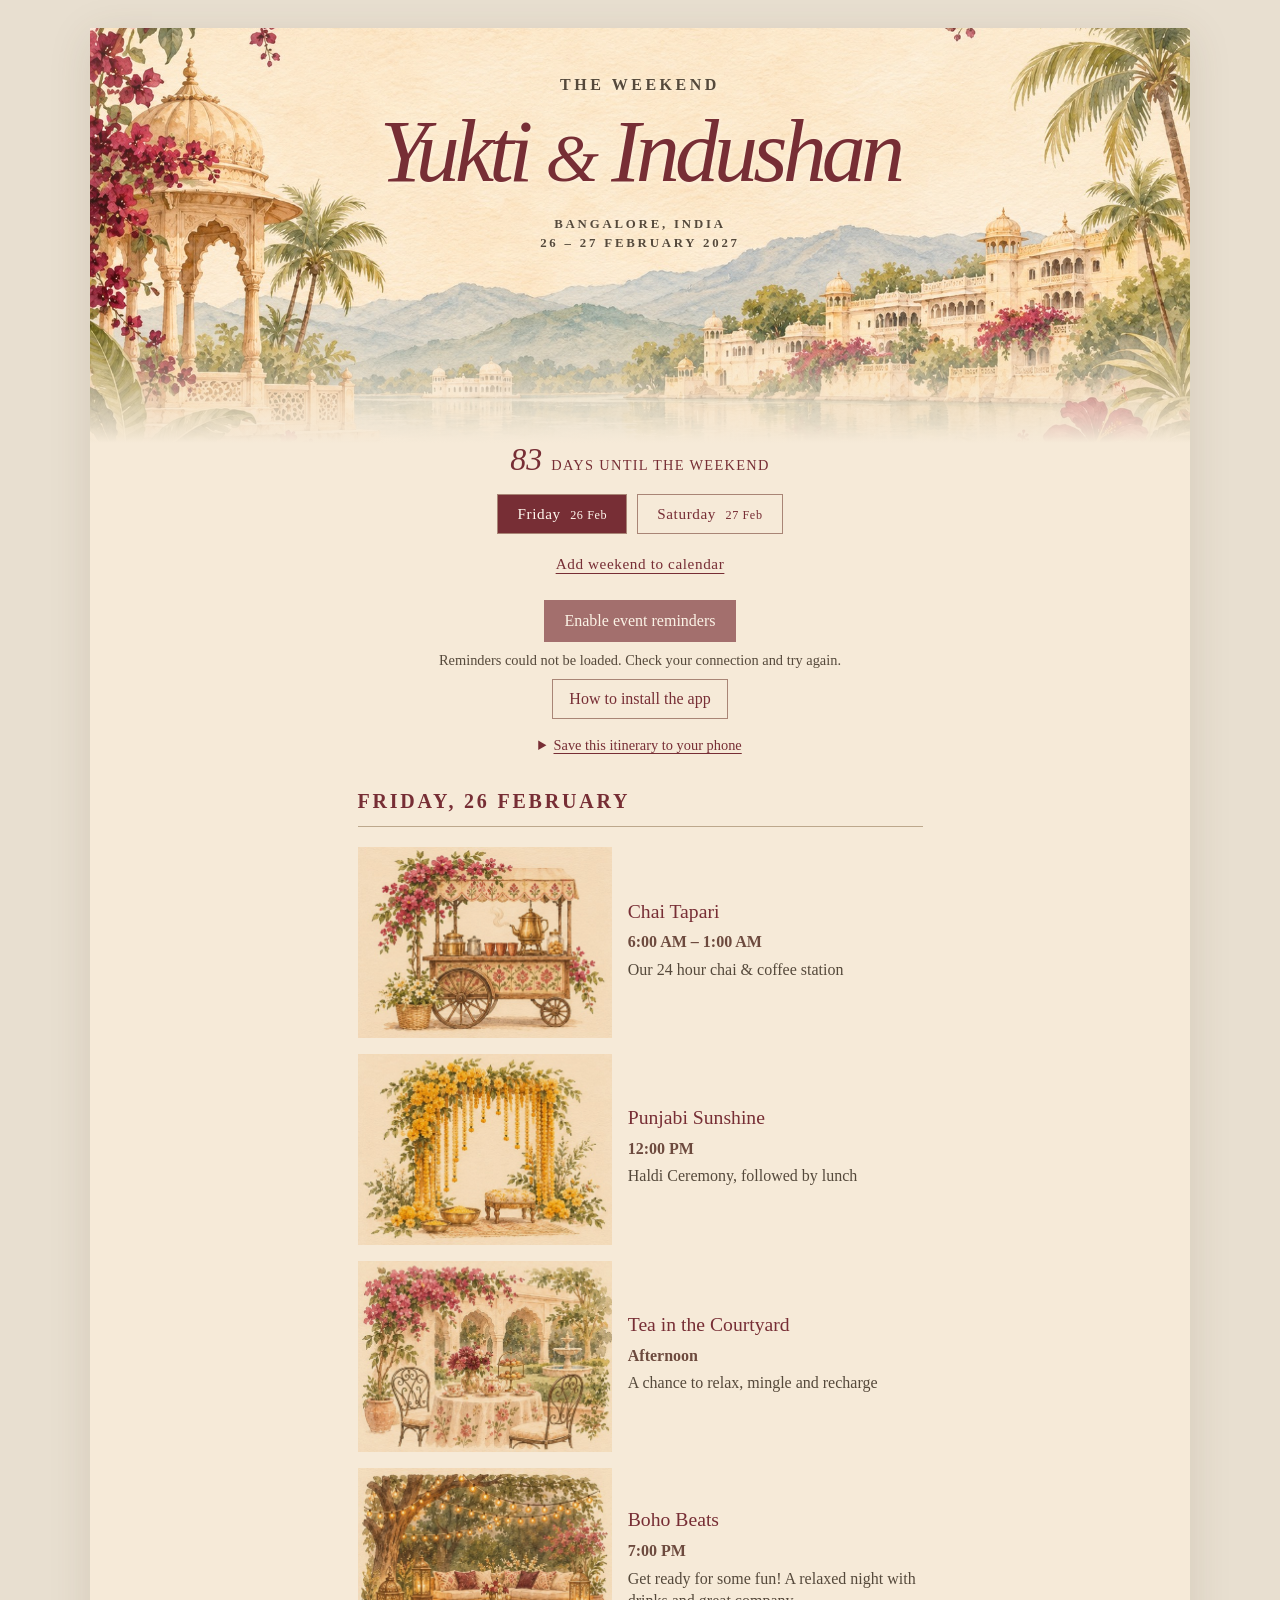
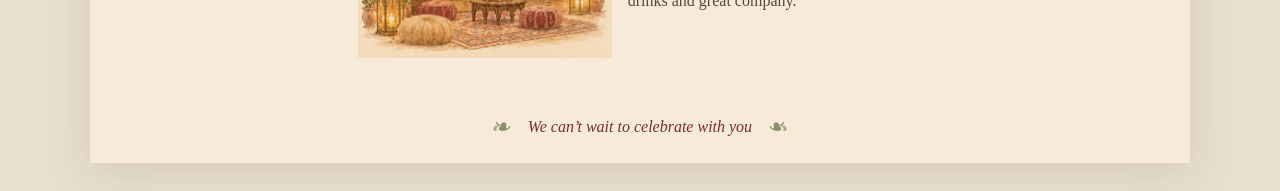
<file: index.html>
<!doctype html>
<html lang="en">
<head>
  <meta charset="utf-8">
  <meta name="viewport" content="width=device-width, initial-scale=1">
  <meta name="theme-color" content="#f4e8d5">
  <meta name="description" content="The wedding weekend itinerary for Yukti and Indushan in Bangalore, 26–27 February 2027.">
  <title>Friday | Yukti &amp; Indushan</title>
  <link rel="manifest" href="manifest.webmanifest">
  <link rel="apple-touch-icon" href="assets/apple-touch-icon.png">
  <meta name="apple-mobile-web-app-capable" content="yes">
  <meta name="apple-mobile-web-app-status-bar-style" content="default">
  <link rel="stylesheet" href="style.css?v=5">
  <link rel="stylesheet" href="vendor/add-to-homescreen/add-to-homescreen.min.css">
</head>
<body>
  <main class="invitation">
    <header class="hero">
      <div class="hero-copy">
        <p class="eyebrow">The Weekend</p>
        <h1>Yukti <span>&amp;</span> Indushan</h1>
        <p class="place">Bangalore, India</p>
        <p class="date">26 &ndash; 27 February 2027</p>
      </div>
    </header>
    <div class="weekend-tools">
      <div class="countdown" aria-live="polite"><span id="countdown-number">&mdash;</span><span id="countdown-label">days until the weekend</span></div>
      <nav class="day-nav" aria-label="Choose a day"><a href="index.html" aria-current="page">Friday <span>26 Feb</span></a><a href="saturday.html">Saturday <span>27 Feb</span></a></nav>
      <a class="calendar-link" href="wedding-weekend.ics" download>Add weekend to calendar</a>
      <div class="notification-area"><button class="notification-button" id="notification-button" disabled>Enable event reminders</button><p id="notification-status" role="status">Preparing reminders…</p></div>
      <div class="install-area"><button class="install-button guide-button" id="guide-button" hidden>How to install the app</button><button class="install-button" id="install-button" hidden>Install itinerary app</button><details class="install-help"><summary>Save this itinerary to your phone</summary><p>On iPhone: open this page in Safari, tap Share, then Add to Home Screen. On Android: use the install button when offered, or choose Add to Home screen from your browser menu.</p><p>Open the app once while connected to save the itinerary for offline use.</p></details></div>
    </div>
    <div class="schedule" aria-label="Wedding weekend itinerary">
      <section class="day" id="friday" aria-labelledby="friday-title">
        <h2 id="friday-title">Friday, 26 February</h2>
        <article class="event"><div class="art chai" aria-hidden="true"></div><div class="event-copy"><h3>Chai Tapari</h3><div class="event-details"><p class="time">6:00 AM &ndash; 1:00 AM</p><p>Our 24 hour chai &amp; coffee station</p></div></div></article>
        <article class="event"><div class="art haldi" aria-hidden="true"></div><div class="event-copy"><h3>Punjabi Sunshine</h3><div class="event-details"><p class="time">12:00 PM</p><p>Haldi Ceremony, followed by lunch</p></div></div></article>
        <article class="event"><div class="art tea" aria-hidden="true"></div><div class="event-copy"><h3>Tea in the Courtyard</h3><div class="event-details"><p class="time">Afternoon</p><p>A chance to relax, mingle and recharge</p></div></div></article>
        <article class="event"><div class="art boho" aria-hidden="true"></div><div class="event-copy"><h3>Boho Beats</h3><div class="event-details"><p class="time">7:00 PM</p><p>Get ready for some fun! A relaxed night with drinks and great company.</p></div></div></article>
      </section>
    </div>
    <footer><span aria-hidden="true">❧</span><p>We can’t wait to celebrate with you</p><span aria-hidden="true">❧</span></footer>
  </main>
  <script src="vendor/add-to-homescreen/add-to-homescreen_en.min.js" defer></script>
  <script src="script.js?v=4" defer></script>
  <script src="notifications.js?v=2" defer></script>
</body>
</html>
</file>
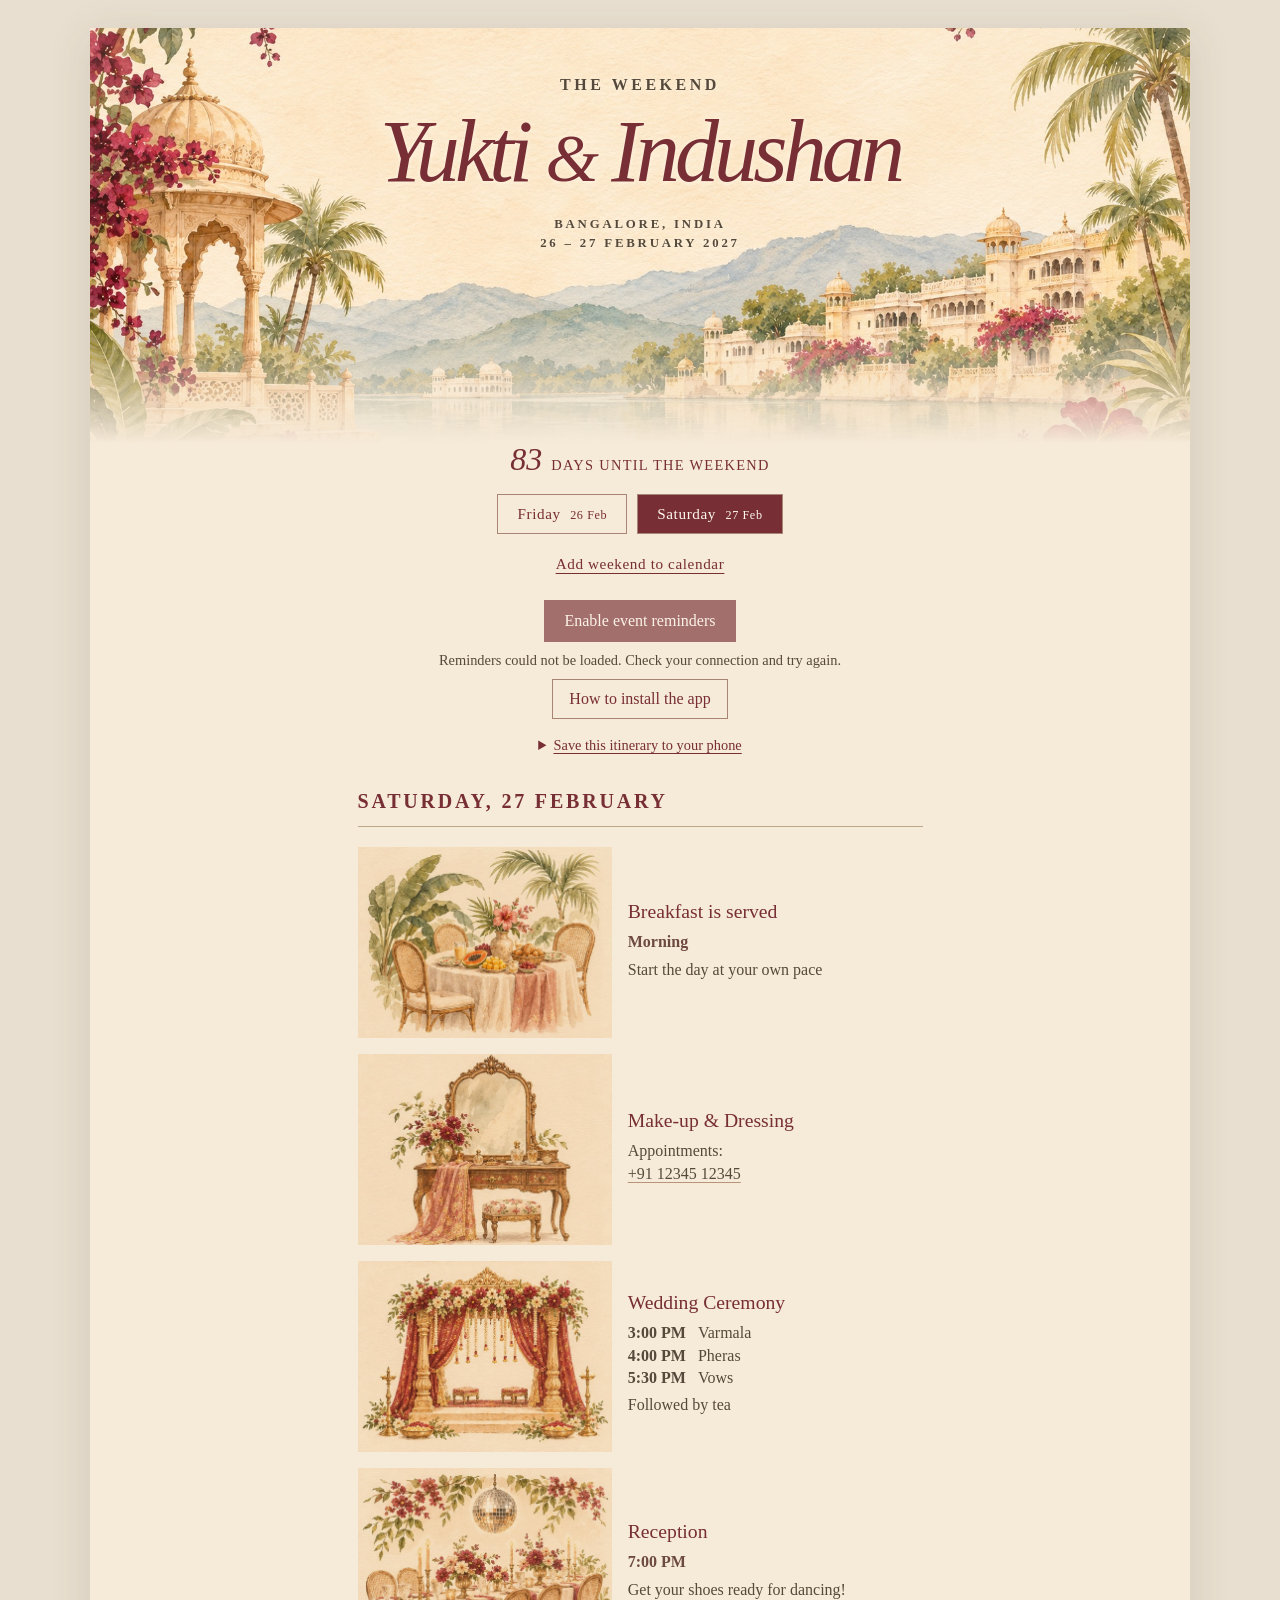
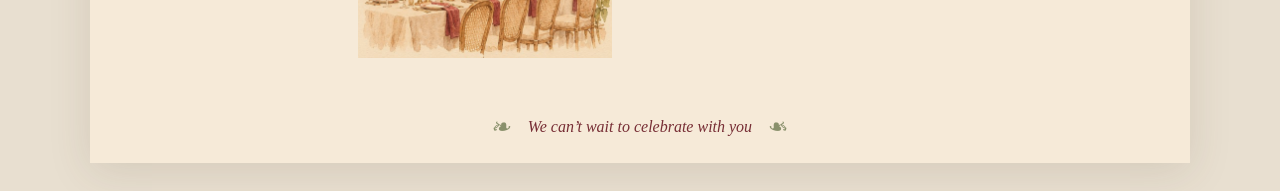
<file: saturday.html>
<!doctype html>
<html lang="en">
<head>
  <meta charset="utf-8">
  <meta name="viewport" content="width=device-width, initial-scale=1">
  <meta name="theme-color" content="#f4e8d5">
  <meta name="description" content="The wedding weekend itinerary for Yukti and Indushan in Bangalore, 26–27 February 2027.">
  <title>Saturday | Yukti &amp; Indushan</title>
  <link rel="manifest" href="manifest.webmanifest">
  <link rel="apple-touch-icon" href="assets/apple-touch-icon.png">
  <meta name="apple-mobile-web-app-capable" content="yes">
  <meta name="apple-mobile-web-app-status-bar-style" content="default">
  <link rel="stylesheet" href="style.css?v=5">
  <link rel="stylesheet" href="vendor/add-to-homescreen/add-to-homescreen.min.css">
</head>
<body>
  <main class="invitation">
    <header class="hero">
      <div class="hero-copy">
        <p class="eyebrow">The Weekend</p>
        <h1>Yukti <span>&amp;</span> Indushan</h1>
        <p class="place">Bangalore, India</p>
        <p class="date">26 &ndash; 27 February 2027</p>
      </div>
    </header>
    <div class="weekend-tools">
      <div class="countdown" aria-live="polite"><span id="countdown-number">&mdash;</span><span id="countdown-label">days until the weekend</span></div>
      <nav class="day-nav" aria-label="Choose a day"><a href="index.html">Friday <span>26 Feb</span></a><a href="saturday.html" aria-current="page">Saturday <span>27 Feb</span></a></nav>
      <a class="calendar-link" href="wedding-weekend.ics" download>Add weekend to calendar</a>
      <div class="notification-area"><button class="notification-button" id="notification-button" disabled>Enable event reminders</button><p id="notification-status" role="status">Preparing reminders…</p></div>
      <div class="install-area"><button class="install-button guide-button" id="guide-button" hidden>How to install the app</button><button class="install-button" id="install-button" hidden>Install itinerary app</button><details class="install-help"><summary>Save this itinerary to your phone</summary><p>On iPhone: open this page in Safari, tap Share, then Add to Home Screen. On Android: use the install button when offered, or choose Add to Home screen from your browser menu.</p><p>Open the app once while connected to save the itinerary for offline use.</p></details></div>
    </div>
    <div class="schedule" aria-label="Wedding weekend itinerary">
      <section class="day" id="saturday" aria-labelledby="saturday-title">
        <h2 id="saturday-title">Saturday, 27 February</h2>
        <article class="event"><div class="art breakfast" aria-hidden="true"></div><div class="event-copy"><h3>Breakfast is served</h3><div class="event-details"><p class="time">Morning</p><p>Start the day at your own pace</p></div></div></article>
        <article class="event"><div class="art makeup" aria-hidden="true"></div><div class="event-copy"><h3>Make-up &amp; Dressing</h3><div class="event-details"><p>Appointments:<br><a href="tel:+911234512345">+91 12345 12345</a></p></div></div></article>
        <article class="event"><div class="art ceremony" aria-hidden="true"></div><div class="event-copy"><h3>Wedding Ceremony</h3><div class="event-details"><dl class="times"><div><dt>3:00 PM</dt><dd>Varmala</dd></div><div><dt>4:00 PM</dt><dd>Pheras</dd></div><div><dt>5:30 PM</dt><dd>Vows</dd></div></dl><p>Followed by tea</p></div></div></article>
        <article class="event"><div class="art reception" aria-hidden="true"></div><div class="event-copy"><h3>Reception</h3><div class="event-details"><p class="time">7:00 PM</p><p>Get your shoes ready for dancing!</p></div></div></article>
      </section>
    </div>
    <footer><span aria-hidden="true">❧</span><p>We can’t wait to celebrate with you</p><span aria-hidden="true">❧</span></footer>
  </main>
  <script src="vendor/add-to-homescreen/add-to-homescreen_en.min.js" defer></script>
  <script src="script.js?v=4" defer></script>
  <script src="notifications.js?v=2" defer></script>
</body>
</html>
</file>
<file: style.css>
:root{color-scheme:light;--paper:#f6ead8;--ink:#55493b;--wine:#772e35;--line:#bda88c}*{box-sizing:border-box}html{background:#e8dfd0}body{margin:0;color:var(--ink);font-family:Georgia,'Times New Roman',serif}.invitation{max-width:1100px;margin:28px auto;background:var(--paper);box-shadow:0 8px 40px #51402a22;overflow:hidden}.hero{min-height:415px;display:flex;align-items:flex-start;justify-content:center;text-align:center;background:linear-gradient(to bottom,rgba(250,239,220,.18),rgba(246,234,216,.02) 70%,var(--paper)),url('assets/lakeside-watercolor.jpg') center 56% / cover no-repeat}.hero-copy{padding:48px 16px 0;text-shadow:0 1px 5px #fff5e4}.eyebrow,.place,.date{text-transform:uppercase;letter-spacing:.22em;font-weight:600}.eyebrow{font-size:1rem;margin:0 0 10px}.hero h1{font-size:clamp(3.1rem,7vw,5.5rem);font-weight:400;font-style:italic;letter-spacing:-.055em;line-height:1.1;color:var(--wine);margin:0 0 14px}.hero h1 span{font-size:.78em;font-weight:400}.place,.date{font-size:.8rem;line-height:1.5;margin:0}.schedule{display:grid;grid-template-columns:1fr 1fr;padding:0 5.5% 25px}.day{padding:0 27px}.day+ .day{border-left:1px solid var(--line)}h2{font-size:clamp(1rem,1.8vw,1.25rem);letter-spacing:.14em;text-transform:uppercase;color:var(--wine);border-bottom:1px solid var(--line);padding:0 0 13px;margin:0 0 12px}.event{display:grid;grid-template-columns:45% 1fr;align-items:center;gap:16px;min-height:190px;padding:8px 0}.art{width:100%;aspect-ratio:4/3;background-image:url('assets/event-watercolors.jpg');background-size:200% 400%;background-repeat:no-repeat;mix-blend-mode:multiply}.chai{background-position:0 0}.breakfast{background-position:100% 0}.haldi{background-position:0 33.333%}.makeup{background-position:100% 33.333%}.tea{background-position:0 66.666%}.ceremony{background-position:100% 66.666%}.boho{background-position:0 100%}.reception{background-position:100% 100%}h3{font-size:1.23rem;font-weight:400;line-height:1.2;color:var(--wine);margin:0 0 8px}.event p,.times{font-size:1rem;line-height:1.4;margin:0 0 5px}.time{font-weight:bold;color:#6d4a3e}.times div{display:flex;gap:12px}.times dt{font-weight:bold;white-space:nowrap}.times dd{margin:0}a{color:inherit;text-decoration-color:#b89579;text-underline-offset:3px}footer{display:flex;align-items:center;justify-content:center;gap:18px;padding:22px;text-align:center;color:var(--wine);font-style:italic}footer p{margin:0}footer span{font-size:1.5rem;color:#89906b}footer span:last-child{transform:scaleX(-1)}@media(max-width:700px){.invitation{margin:0;box-shadow:none}.hero{min-height:330px;background-position:center 55%}.hero-copy{padding-top:45px}.hero h1{font-size:clamp(2.8rem,10vw,4.5rem)}.schedule{display:block;padding:0 6% 10px}.day{padding:0}.day+.day{border:0;margin-top:25px}.event{min-height:155px;gap:14px;grid-template-columns:minmax(115px,42%) 1fr}.art{max-width:210px}h2{font-size:1rem}.event p,.times{font-size:1rem}}@media(max-width:360px){.hero{min-height:285px}.event{grid-template-columns:40% 1fr;gap:10px}h3{font-size:1.1rem}.times div{gap:7px}}

html{scroll-behavior:smooth}.weekend-tools{text-align:center;padding:0 20px 34px}.countdown{display:flex;align-items:baseline;justify-content:center;gap:9px;color:var(--wine);margin:0 0 19px}.countdown #countdown-number{font-size:2rem;font-style:italic;line-height:1}.countdown #countdown-label{font-size:.9rem;letter-spacing:.09em;text-transform:uppercase}.day-nav{display:flex;justify-content:center;gap:10px;flex-wrap:wrap}.day-nav a,.calendar-link{display:inline-block;border:1px solid #a98576;color:var(--wine);padding:10px 19px;text-decoration:none;letter-spacing:.04em;font-size:.95rem;transition:background-color .2s,color .2s}.day-nav a:hover,.day-nav a:focus-visible,.calendar-link:hover,.calendar-link:focus-visible{background:var(--wine);color:#fff8ee}.day-nav a span{font-size:.8em;margin-left:5px}.calendar-link{margin-top:10px;border-color:transparent;text-decoration:underline;text-underline-offset:4px}.day{scroll-margin-top:20px}.event-details{padding-top:0}@media(max-width:700px){.weekend-tools{padding-bottom:28px}.countdown #countdown-label{font-size:.75rem}h3{font-size:1.15rem}}

/* Each day has its own page; keep the schedule comfortably readable on wide screens. */
.schedule{display:block;max-width:740px;margin-inline:auto}.day-nav a[aria-current="page"]{background:var(--wine);color:#fff8ee}.day-nav a[aria-current="page"]:hover{background:#59232a}
.install-area{margin:4px auto 0;max-width:440px}.install-button{font:inherit;color:var(--wine);background:transparent;border:1px solid #a98576;padding:10px 16px;cursor:pointer}.install-button:hover,.install-button:focus-visible{background:var(--wine);color:#fff8ee}.install-help{margin:12px auto 0;font-size:.9rem;line-height:1.5}.install-help summary{color:var(--wine);cursor:pointer;text-decoration:underline;text-underline-offset:3px}.install-help p{margin:10px 0 0}
.guide-button{margin:4px}.install-button[hidden]{display:none}

.notification-area{margin:16px auto 0;max-width:440px}.notification-button{font:inherit;color:#fff8ee;background:var(--wine);border:1px solid var(--wine);padding:11px 19px;cursor:pointer}.notification-button:disabled{opacity:.65;cursor:default}.notification-button:focus-visible{outline:2px solid var(--wine);outline-offset:3px}#notification-status{font-size:.9rem;line-height:1.45;margin:8px auto 0}
</file>
<file: vendor/add-to-homescreen/add-to-homescreen.min.css>
@import url(https://fonts.googleapis.com/css2?family=Roboto:wght@400;500;700&display=swap);
.adhs-container {
  display: block;
  position: fixed;
  top: 0;
  left: 0;
  width: 100vw;
  height: 100vh;
  background-color: rgba(0, 0, 0, 0);
  z-index: 999999;
  opacity: 0;
  transition: opacity 0.3s ease-in-out, background-color 0.3s ease-in-out;
  font-family: "Roboto", sans-serif;
  color: #212121;
  backdrop-filter: blur(5px);
  -webkit-backdrop-filter: blur(5px);
}

.adhs-container.visible {
  background-color: rgba(0, 0, 0, 0.9);
  opacity: 1;
}

.adhs-container .adhs-modal {
  background-color: #f5f5f5;
  border-radius: 7px;
  box-shadow: 0 2px 10px rgba(0, 0, 0, 0.2);
  left: 50%;
  margin: auto;
  max-width: 400px;
  padding: 49px 19px 32px 19px;
  position: absolute;
  transition: opacity 0.3s ease-in-out;
  display: flex;
  flex-direction: column;
  line-height: normal;
  top: 40%;
  transform: translateY(-50%) translateX(-50%);
  width: 90%;
}

@keyframes adhs-bounce-modal {
  0%,
  20%,
  50%,
  80%,
  100% {
    transform: translateY(-50%) translateX(-50%);
  }

  40% {
    transform: translateY(-40%) translateX(-50%);
  }

  60% {
    transform: translateY(-55%) translateX(-50%);
  }
}

.adhs-container.visible .adhs-modal {
  opacity: 1;
  animation: adhs-bounce-modal 0.5s;
}

.adhs-container .adhs-logo {
  position: absolute;
  left: 0;
  right: 0;
  margin: auto;
  height: 80px;
  width: 80px;
  top: -45px;
  z-index: 1000000;
}

.adhs-container .adhs-logo img {
  width: 80px;
  height: 80px;
  border-radius: 12px;
}

.adhs-container .adhs-modal .adhs-title {
  font-size: 27px;
  font-weight: 700;
  padding: 0px 0px 18px 0px;
  text-align: justify;
  word-spacing: -0.1em;
}

.adhs-container .adhs-modal .adhs-error-title {
  font-size: 24px;
  font-weight: 700;
  margin: 5px 10px 15px 10px;
  text-align: justify;
}

.adhs-container .adhs-modal .adhs-error-body {
  font-size: 20px;
  margin: 0px 10px 20px 10px;
  text-align: justify;
}

.adhs-container .adhs-modal .adhs-error-copy-link-button {
  background-color: white;
  border: 1px solid;
  border-radius: 4px;
  font-size: 19px;
  padding: 5px;
}

.adhs-container .adhs-modal .adhs-list {
  display: flex;
  flex-direction: column;
}

.adhs-container .adhs-modal .adhs-list .adhs-emphasis {
  font-weight: 700;
  font-size: 20px;
}

.adhs-container .adhs-modal .adhs-list .adhs-your-app-icon {
  height: 40px;
  margin: 0px 5px -13px 5px;
  border-radius: 6px;
}

.adhs-container .adhs-modal .adhs-list .adhs-list-item {
  display: flex;
  flex-direction: row;
  align-items: start;
  justify-content: flex-start;
  margin: 0px 0px 10px 0px;
}

.adhs-container .adhs-modal .adhs-list .adhs-list-item .adhs-number-container {
  flex-direction: column;
  display: flex;
  /* margin: 0px 5px 0px 0px; */
}

.adhs-container.adhs-desktop
  .adhs-modal
  .adhs-list
  .adhs-list-item
  .adhs-number-container {
  margin: 0px 5px 0px 0px;
}

.adhs-container.adhs-mobile
  .adhs-modal
  .adhs-list
  .adhs-list-item
  .adhs-number-container {
  margin: 5px 5px 0px 0px;
}

.adhs-container .adhs-modal .adhs-list .adhs-list-item .adhs-circle {
  font-size: 30px;
  height: 32px;
  width: 32px;
  border-radius: 100px;
  background-color: #000000;
}

.adhs-container .adhs-modal .adhs-list .adhs-list-item .adhs-number {
  padding: 6px 0px 0px 11px;
  color: white;
  font-size: 17px;
  font-weight: 100;
}

[dir="rtl"]
  .adhs-container
  .adhs-modal
  .adhs-list
  .adhs-list-item
  .adhs-number {
  padding: 6px 11px 0px 11px;
}

.adhs-container .adhs-modal .adhs-list .adhs-list-item .adhs-instruction {
  font-size: 19px;
  line-height: 27px;
  padding: 0px 5px 0px 5px;
  /* text-align: justify; */
}

.adhs-container.adhs-mobile
  .adhs-modal
  .adhs-list
  .adhs-list-item
  .adhs-instruction:has(.adhs-list-button) {
  padding-top: 5px;
}

.adhs-container .adhs-modal .adhs-list .adhs-list-item .adhs-list-button {
  display: inline-block;
  /* border: 0.5px solid lightgrey; */
  border-radius: 4px;
  box-shadow: 1px 1px 2px gray;
  margin-right: 3px;
  padding: 2px 8px;
  white-space: nowrap;
}

.adhs-container
  .adhs-modal
  .adhs-list
  .adhs-list-item
  .adhs-list-button:has(.adhs-list-button-image-only) {
  display: inline-block;
  padding: 1px 8px;
}

.adhs-container
  .adhs-modal
  .adhs-list
  .adhs-list-item
  .adhs-list-button
  .adhs-list-button-text {
  display: inline;
  font-size: 16px;
  position: relative;
  top: -1px;
}

.adhs-container
  .adhs-modal
  .adhs-list
  .adhs-list-item
  .adhs-list-button
  .adhs-list-button-image-only {
  display: inline;
  position: relative;
  left: 0px;
  top: 3px;
}

.adhs-container
  .adhs-modal
  .adhs-list
  .adhs-list-item
  .adhs-list-button
  .adhs-list-button-image-left {
  display: inline;
  position: relative;
  margin: 0 5px 0 0;
  top: 2px;
}

.adhs-container
  .adhs-modal
  .adhs-list
  .adhs-list-item
  .adhs-list-button
  .adhs-list-button-image-right {
  display: inline;
  position: relative;
  margin: 0 0 0 5px;
  top: 2px;
}

/* IOS Safari */
.adhs-container.adhs-ios.adhs-safari
  .adhs-modal
  .adhs-list
  .adhs-ios-safari-sharing-api-button {
  height: 35px;
  margin: 0px 5px -7px 5px;
  box-shadow: 1px 1px 2px gray;
  border-radius: 4px;
  background-color: #ffffff;
}

.adhs-container.adhs-ios.adhs-safari
  .adhs-modal
  .adhs-list
  .adhs-ios-safari-add-to-home-screen-button {
  height: 33px;
  margin: 0px 5px -7px 5px;
  box-shadow: 1px 1px 2px gray;
  border-radius: 4px;
  background-color: #ffffff;
}

@keyframes adhs-ios-safari-bouncing-arrow-animation {
  0%,
  20%,
  50%,
  80%,
  100% {
    transform: translateY(0);
  }

  40% {
    transform: translateY(-30px);
  }

  60% {
    transform: translateY(-15px);
  }
}

@keyframes adhs-ios-ipad-safari-bouncing-arrow-animation {
  0%,
  20%,
  50%,
  80%,
  100% {
    transform: translateY(0) rotate(180deg);
  }

  40% {
    transform: translateY(30px) rotate(180deg);
  }

  60% {
    transform: translateY(15px) rotate(180deg);
  }
}

@media (orientation: landscape) {
  .adhs-container .adhs-bouncing-arrow {
    display: none;
  }
}

.adhs-container.adhs-ios.adhs-safari
  .adhs-ios-safari-bouncing-arrow-container
  img {
  height: 60px;
  position: absolute;
  top: calc(100dvh - 60px);
  bottom: unset;
  left: 0;
  right: 0;
  margin: auto;
  animation: adhs-ios-safari-bouncing-arrow-animation 2s infinite;
}

.adhs-container.adhs-ios.adhs-safari.adhs-ios26
  .adhs-ios-safari-bouncing-arrow-container
  img {
  height: 60px;
  position: absolute;
  top: calc(100dvh - 60px);
  bottom: unset;
  left: unset;
  right: 7%;
  margin: 0px 0px;
  animation: adhs-ios-safari-bouncing-arrow-animation 2s infinite;
}

.adhs-container.adhs-ios.adhs-safari
  .adhs-ios-ipad-safari-bouncing-arrow-container
  img {
  height: 60px;
  position: absolute;
  top: 0;
  bottom: unset;
  left: unset;
  right: 11%; 
  margin: 0px 0px;
  animation: adhs-ios-ipad-safari-bouncing-arrow-animation 2s infinite;
}

.adhs-container.adhs-ios.adhs-safari.adhs-ios26
  .adhs-ios-ipad-safari-bouncing-arrow-container
  img {
  height: 60px;
  position: absolute;
  top: 0;
  bottom: unset;
  left: unset;
  right: 9%; 
  margin: 0px 0px;
  animation: adhs-ios-ipad-safari-bouncing-arrow-animation 2s infinite;
}

/* IOS Chrome */
@keyframes adhs-ios-chrome-bouncing-arrow-animation {
  0%,
  20%,
  50%,
  80%,
  100% {
    transform: translateY(0);
  }

  40% {
    transform: translateY(20px);
  }

  60% {
    transform: translateY(5px);
  }
}

.adhs-container.adhs-ios.adhs-chrome
  .adhs-modal
  .adhs-list
  .adhs-ios-chrome-more-button {
  height: 35px;
  margin: 0px 5px -7px 5px;
  box-shadow: 1px 1px 2px gray;
  border-radius: 4px;
  background-color: #ffffff;
}

.adhs-container.adhs-ios.adhs-chrome
  .adhs-ios-chrome-bouncing-arrow-container
  img {
  height: 40px;
  position: absolute;
  top: 0;
  right: 18px;
  animation: adhs-ios-chrome-bouncing-arrow-animation 1.5s infinite;
}

.adhs-container.adhs-ios.adhs-chrome
  .adhs-modal
  .adhs-list
  .adhs-ios-chrome-add-to-home-screen-button {
  height: 35px;
  margin: 0px 5px -7px 5px;
  box-shadow: 1px 1px 2px gray;
  border-radius: 4px;
  background-color: #ffffff;
}

/* Android Chrome */
@keyframes adhs-android-chrome-bouncing-arrow-animation {
  0%,
  20%,
  50%,
  80%,
  100% {
    transform: translateY(0);
  }

  40% {
    transform: translateY(20px);
  }

  60% {
    transform: translateY(5px);
  }
}

.adhs-container.adhs-android.adhs-chrome
  .adhs-android-chrome-bouncing-arrow-container
  img {
  height: 40px;
  position: absolute;
  top: 0;
  right: 15px;
  animation: adhs-android-chrome-bouncing-arrow-animation 1.5s infinite;
}

@keyframes adhs-android-edge-portrait-bouncing-arrow-animation {
  0%,
  20%,
  50%,
  80%,
  100% {
    transform: translateY(0);
  }

  40% {
    transform: translateY(-20px);
  }

  60% {
    transform: translateY(-5px);
  }
}

@keyframes adhs-android-edge-landscape-bouncing-arrow-animation {
  0%,
  20%,
  50%,
  80%,
  100% {
    transform: translateY(0);
  }

  40% {
    transform: translateY(20px);
  }

  60% {
    transform: translateY(5px);
  }
}

.adhs-container.adhs-android.adhs-edge
  .adhs-android-edge-bouncing-arrow-container
  img {
  position: absolute;
  height: 40px;
  top: calc(100dvh - 60px);
  right: 25px;
  animation: adhs-android-edge-portrait-bouncing-arrow-animation 1.5s infinite;
}

@media (orientation: landscape) {
  .adhs-container.adhs-android.adhs-edge
  .adhs-android-edge-bouncing-arrow-container
  img {
    position: absolute;
    height: 40px;
    top: 20px;
    right: 33px;
    animation: adhs-android-edge-landscape-bouncing-arrow-animation 1.5s infinite;
  }
}

.adhs-container.adhs-android.adhs-chrome
  .adhs-modal
  .adhs-list
  .adhs-android-chrome-more-button {
  height: 30px;
  background: white;
  margin: 0px 5px -7px 5px;
  box-shadow: 1px 1px 2px gray;
  border-radius: 4px;
}

.adhs-container.adhs-android.adhs-chrome
  .adhs-modal
  .adhs-list
  .adhs-android-chrome-add-to-homescreen-button {
  height: 30px;
  background: white;
  margin: 0px 5px -9px 5px;
  box-shadow: 1px 1px 2px gray;
  border-radius: 4px;
  padding: 0px 7px 0px 4px;
}

.adhs-container.adhs-android.adhs-chrome
  .adhs-modal
  .adhs-list
  .adhs-android-chrome-install-app {
  height: 30px;
  background: white;
  margin: 10px 5px -10px 5px;
  box-shadow: 1px 1px 2px gray;
  border-radius: 4px;
  padding: 0px;
}

.adhs-container.adhs-android.adhs-chrome
  .adhs-modal
  .adhs-list
  .adhs-list-item
  .adhs-instruction {
  line-height: 34px;
}

/* In-App System Browser */
.adhs-container.adhs-inappbrowser-openinsystembrowser .adhs-modal .adhs-title {
  padding: 0px 0px 9px 0px;
}

.adhs-container.adhs-inappbrowser-openinsystembrowser
  .adhs-modal
  .adhs-list
  .adhs-emphasis {
  padding: 6px 8px;
  border-radius: 5px;
  margin: 0px 0px 0px 5px;
  box-shadow: 1px 1px 2px gray;
  background: white;
  width: fit-content;
  font-weight: 500;
}

.adhs-container.adhs-inappbrowser-openinsystembrowser
  .adhs-modal
  .adhs-list
  .adhs-list-item {
  margin: 6px 0px 9px 0px;
}

.adhs-container.adhs-inappbrowser-openinsystembrowser
  .adhs-modal
  .adhs-list
  .adhs-list-item
  .adhs-instruction {
  padding: 0px 0px 2px 9px;
  line-height: 42px;
}

@keyframes adhs-inappbrowser-openinsystembrowser-bouncing-arrow-animation {
  0%,
  20%,
  50%,
  80%,
  100% {
    transform: translateY(0);
  }

  40% {
    transform: translateY(20px);
  }

  60% {
    transform: translateY(5px);
  }
}

.adhs-container.adhs-inappbrowser-openinsystembrowser
  .adhs-inappbrowser-openinsystembrowser-bouncing-arrow-container
  img {
  height: 40px;
  position: absolute;
  top: 0;
  right: 6px;
  animation: adhs-inappbrowser-openinsystembrowser-bouncing-arrow-animation 1.5s
    infinite;
}

.adhs-container.adhs-inappbrowser-openinsystembrowser
  .adhs-modal
  .adhs-list
  .adhs-more-button {
  height: 35px;
  background: white;
  margin: 0px 5px -11px 5px;
  box-shadow: 1px 1px 2px gray;
  border-radius: 4px;
}

/* In-App Safari Browser */
.adhs-container.adhs-inappbrowser-openinsafari .adhs-modal .adhs-title {
  padding: 0px 0px 9px 0px;
}

.adhs-container.adhs-inappbrowser-openinsafari
  .adhs-modal
  .adhs-list
  .adhs-emphasis {
  padding: 6px 8px;
  border-radius: 5px;
  margin: 0px 0px 0px 5px;
  box-shadow: 1px 1px 2px gray;
  background: white;
  width: fit-content;
  font-weight: 500;
}

.adhs-container.adhs-inappbrowser-openinsafari
  .adhs-modal
  .adhs-list
  .adhs-list-item {
  margin: 6px 0px 9px 0px;
}

.adhs-container.adhs-inappbrowser-openinsafari
  .adhs-modal
  .adhs-list
  .adhs-list-item
  .adhs-instruction {
  padding: 0px 0px 0px 9px;
  line-height: 34px;
  margin: 4px 0px 0px 0px;
}

@keyframes adhs-inappbrowser-openinsafari-bouncing-arrow-animation {
  0%,
  20%,
  50%,
  80%,
  100% {
    transform: translateY(0);
  }

  40% {
    transform: translateY(-20px);
  }

  60% {
    transform: translateY(-5px);
  }
}

.adhs-container.adhs-inappbrowser-openinsafari
  .adhs-inappbrowser-openinsafari-bouncing-arrow-container
  img {
  height: 40px;
  position: absolute;
  top: calc(100dvh - 40px);
  right: 15px;
  animation: adhs-inappbrowser-openinsafari-bouncing-arrow-animation 1.5s
    infinite;
}

.adhs-container.adhs-inappbrowser-openinsafari
  .adhs-modal
  .adhs-list
  .adhs-more-button {
  height: 35px;
  background: white;
  margin: 0px 5px -11px 5px;
  box-shadow: 1px 1px 2px gray;
  border-radius: 4px;
}

.adhs-container.adhs-desktop .adhs-modal {
  background-color: #f5f5f5;
  border-radius: 7px;
  box-shadow: 0 2px 10px rgba(0, 0, 0, 0.2);
  padding: 45px 45px 28px 40px;
  margin: auto;
  max-width: 400px;
}

.adhs-container .adhs-modal .adhs-install-app {
  /* font-size: 22px; */
  font-weight: 600;
  text-align: center;
  /* margin: 0px 0px 0px 0px; */
  padding: 0px;
}

.adhs-container.adhs-desktop .adhs-modal .adhs-install-app {
  font-size: 22px;
  margin: 0px 0px 0px 0px;
}

.adhs-container.adhs-mobile .adhs-modal .adhs-install-app {
  font-size: 23px;
  margin: -2px 0px 0px 0px;
}

.adhs-container .adhs-modal .adhs-app-name {
  /* font-size: 22px; */
  font-weight: 600;
  margin: 5px auto 1px auto;
  max-width: 100%;
  overflow: hidden;
  text-overflow: ellipsis;
  white-space: nowrap;
}

.adhs-container.adhs-desktop .adhs-modal .adhs-app-name {
  font-size: 22px;
  margin: 0px auto 1px auto;
}

.adhs-container.adhs-mobile .adhs-modal .adhs-app-name {
  font-size: 23px;
  margin: 0px auto 18px auto;
}

.adhs-container .adhs-modal .adhs-app-url {
  font-size: 13px;
  font-weight: 300;
  margin: 0 auto 24px auto;
  max-width: 100%;
  overflow: hidden;
  text-overflow: ellipsis;
  white-space: nowrap;
}

.adhs-container.adhs-desktop-chrome .adhs-modal .adhs-app-url {
  margin-bottom: 18px;
}

.adhs-container.adhs-desktop-safari .adhs-modal .adhs-app-url {
  margin-bottom: 24px;
}

.adhs-container.adhs-mobile .adhs-modal .adhs-app-url {
  margin: 0 auto 20px auto;
}
.adhs-container .adhs-modal .adhs-blurb {
  font-size: 13px;
  font-weight: 400;
  margin: 0px 0px 14px 0px;
}

.adhs-container.adhs-mobile .adhs-modal .adhs-blurb {
  font-size: 15px;
  margin: 13px 0px 5px 0px;
}

.adhs-container.adhs-desktop-chrome .adhs-modal .adhs-blurb {
  margin-top: 0px;
}

.adhs-container.adhs-desktop-safari .adhs-modal .adhs-blurb {
  margin-top: 12px;
}

.adhs-container .adhs-modal .adhs-button-container {
  display: flex;
  flex-direction: row;
  justify-content: space-around;
  margin-top: 11px;
}
.adhs-container .adhs-modal .adhs-button {
  background-color: #1d64f0;
  color: white;
  cursor: pointer;
  font-size: 16px;
  font-weight: 400;
  border: none;
  padding: 10px 33px;
  border-radius: 9px;
}

.adhs-container.adhs-desktop-safari
  .adhs-desktop-safari-bouncing-arrow-container
  img {
  height: 40px;
  position: absolute;
  top: 0;
  right: 88px;
  animation: adhs-ios-chrome-bouncing-arrow-animation 1.5s infinite;
}

/* iOS 27 iPhone: bottom arrow pointing down, 20% from left */
.adhs-container.adhs-ios.adhs-safari.adhs-ios27
  .adhs-ios-safari-ios27-bouncing-arrow-container
  img {
  height: 60px;
  position: absolute;
  top: calc(100dvh - 60px);
  bottom: unset;
  left: 20%;
  right: unset;
  margin: 0px 0px;
  animation: adhs-ios-safari-bouncing-arrow-animation 2s infinite;
}

/* iOS 27 iPad: top arrow pointing up, 9% from right */
.adhs-container.adhs-ios.adhs-safari.adhs-ios27
  .adhs-ios-ipad-safari-ios27-bouncing-arrow-container
  img {
  height: 60px;
  position: absolute;
  top: 0;
  bottom: unset;
  left: unset;
  right: 9%;
  margin: 0px 0px;
  animation: adhs-ios-ipad-safari-bouncing-arrow-animation 2s infinite;
}

/* iOS 27: uniform step-icon height across #1-#4 to match */
.adhs-container.adhs-ios.adhs-safari.adhs-ios27
  .adhs-modal
  .adhs-list
  .adhs-list-item
  .adhs-list-button
  img {
  height: 22px;
  width: auto;
}
</file>
